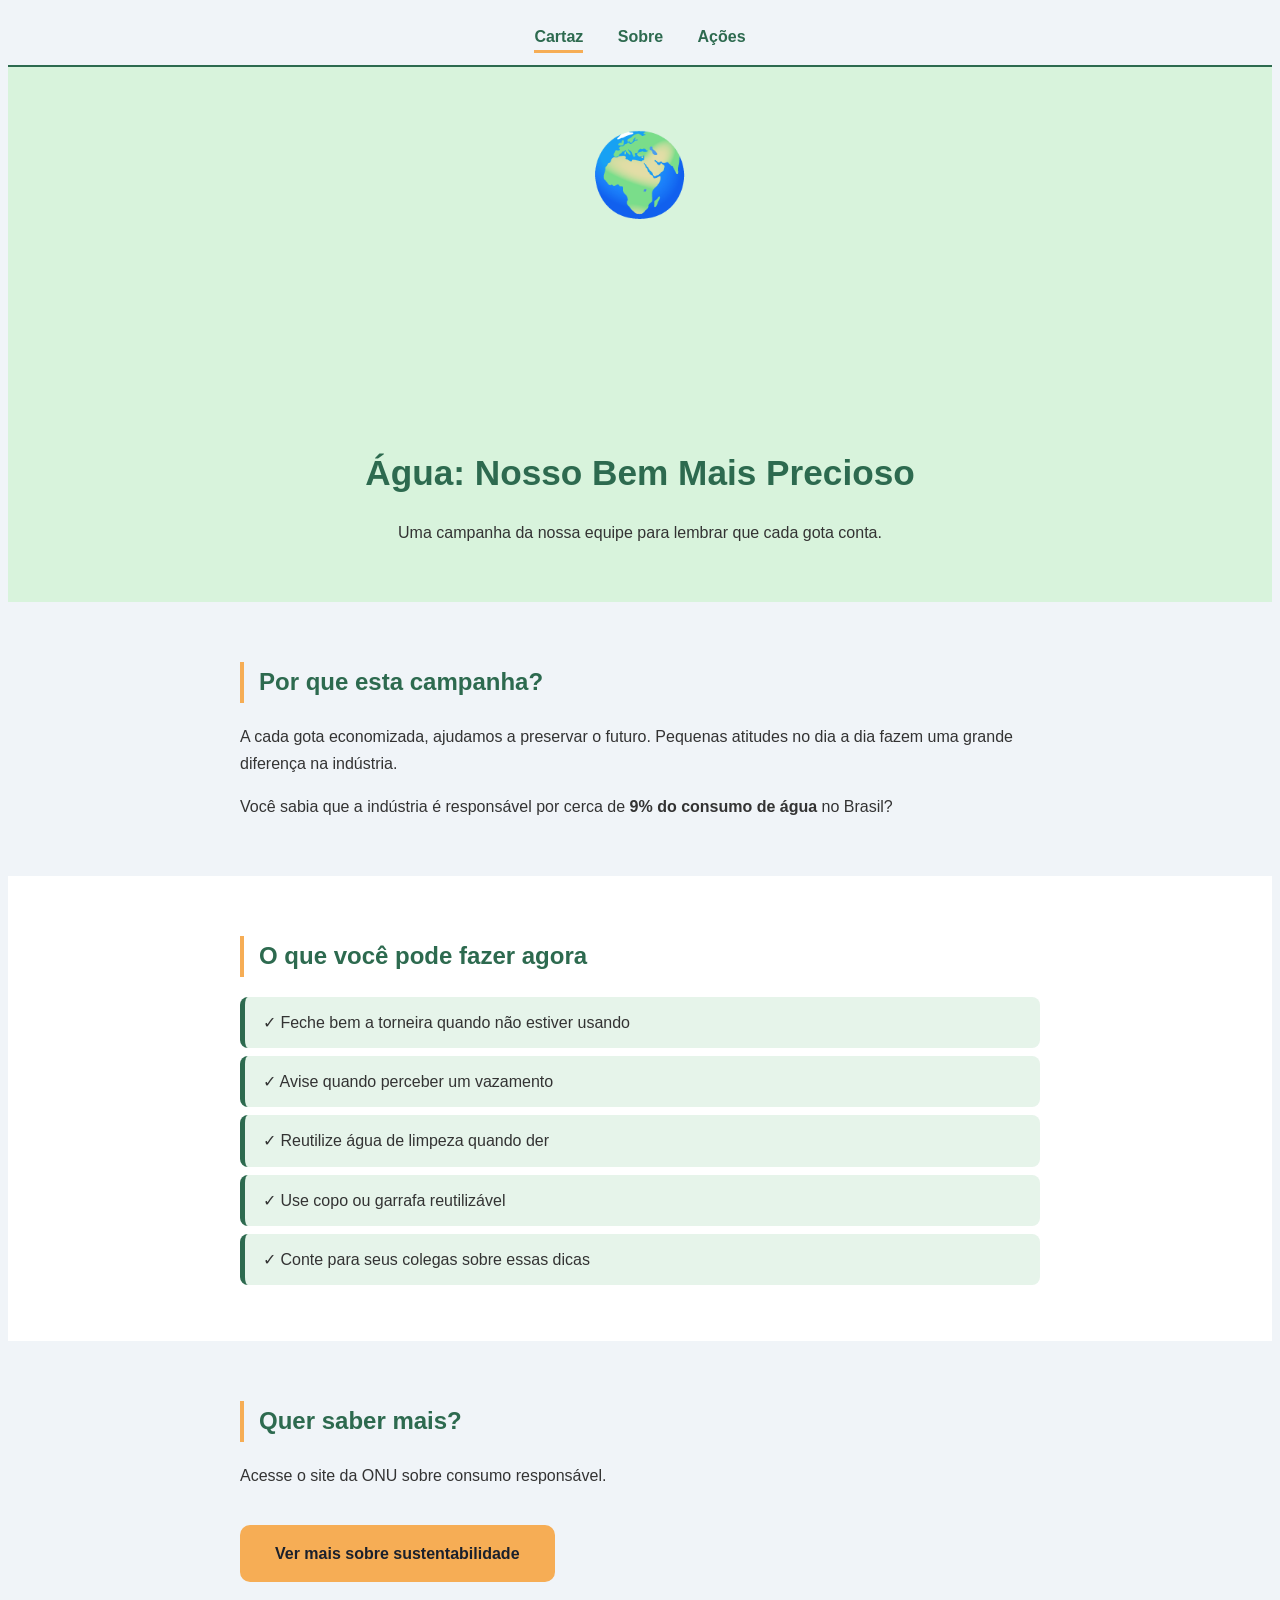
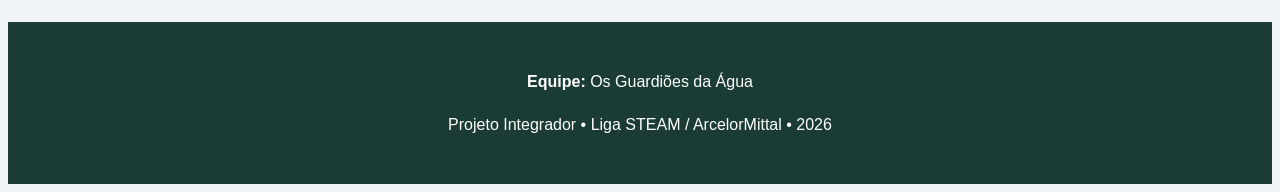
<file: index.html>
<!DOCTYPE html>
<html lang="pt-br">
<head>
    <meta charset="UTF-8">
    <meta name="viewport" content="width=device-width, initial-scale=1.0">
    <title>Água: Nosso Bem Mais Precioso | Campanha de Sustentabilidade</title>
    <link rel="stylesheet" href="style.css">
</head>
<body>

    <nav class="menu-navegacao">
        <a href="index.html" class="ativo">Cartaz</a>
        <a href="sobre.html">Sobre</a>
        <a href="acoes.html">Ações</a>
    </nav>

    <header>
        <div class="emoji-grande" role="img" aria-label="Globo Terrestre">🌍</div>
        <h1>Água: Nosso Bem Mais Precioso</h1>
        <p class="subtitulo">Uma campanha da nossa equipe para lembrar que cada gota conta.</p>
    </header>

    <main>
        <section>
            <h2>Por que esta campanha?</h2>
            <p>A cada gota economizada, ajudamos a preservar o futuro. Pequenas atitudes no dia a dia fazem uma grande diferença na indústria.</p>
            <p>Você sabia que a indústria é responsável por cerca de <strong>9% do consumo de água</strong> no Brasil?</p>
        </section>

        <section class="secao-cinza">
            <div class="container-central">
                <h2>O que você pode fazer agora</h2>
                <ul>
                    <li>✓ Feche bem a torneira quando não estiver usando</li>
                    <li>✓ Avise quando perceber um vazamento</li>
                    <li>✓ Reutilize água de limpeza quando der</li>
                    <li>✓ Use copo ou garrafa reutilizável</li>
                    <li>✓ Conte para seus colegas sobre essas dicas</li>
                </ul>
            </div>
        </section>

        <section class="destaque">
            <h2>Quer saber mais?</h2>
            <p>Acesse o site da ONU sobre consumo responsável.</p>
            <a href="https://brasil.un.org/pt-br/sdgs/12" class="botao" target="_blank" rel="noopener">Ver mais sobre sustentabilidade</a>
        </section>
    </main>
    </main>

    <footer>
        <p><strong>Equipe:</strong> Os Guardiões da Água</p>
        <p>Projeto Integrador • Liga STEAM / ArcelorMittal • 2026</p>
    </footer>
</body>
</html>
</file>
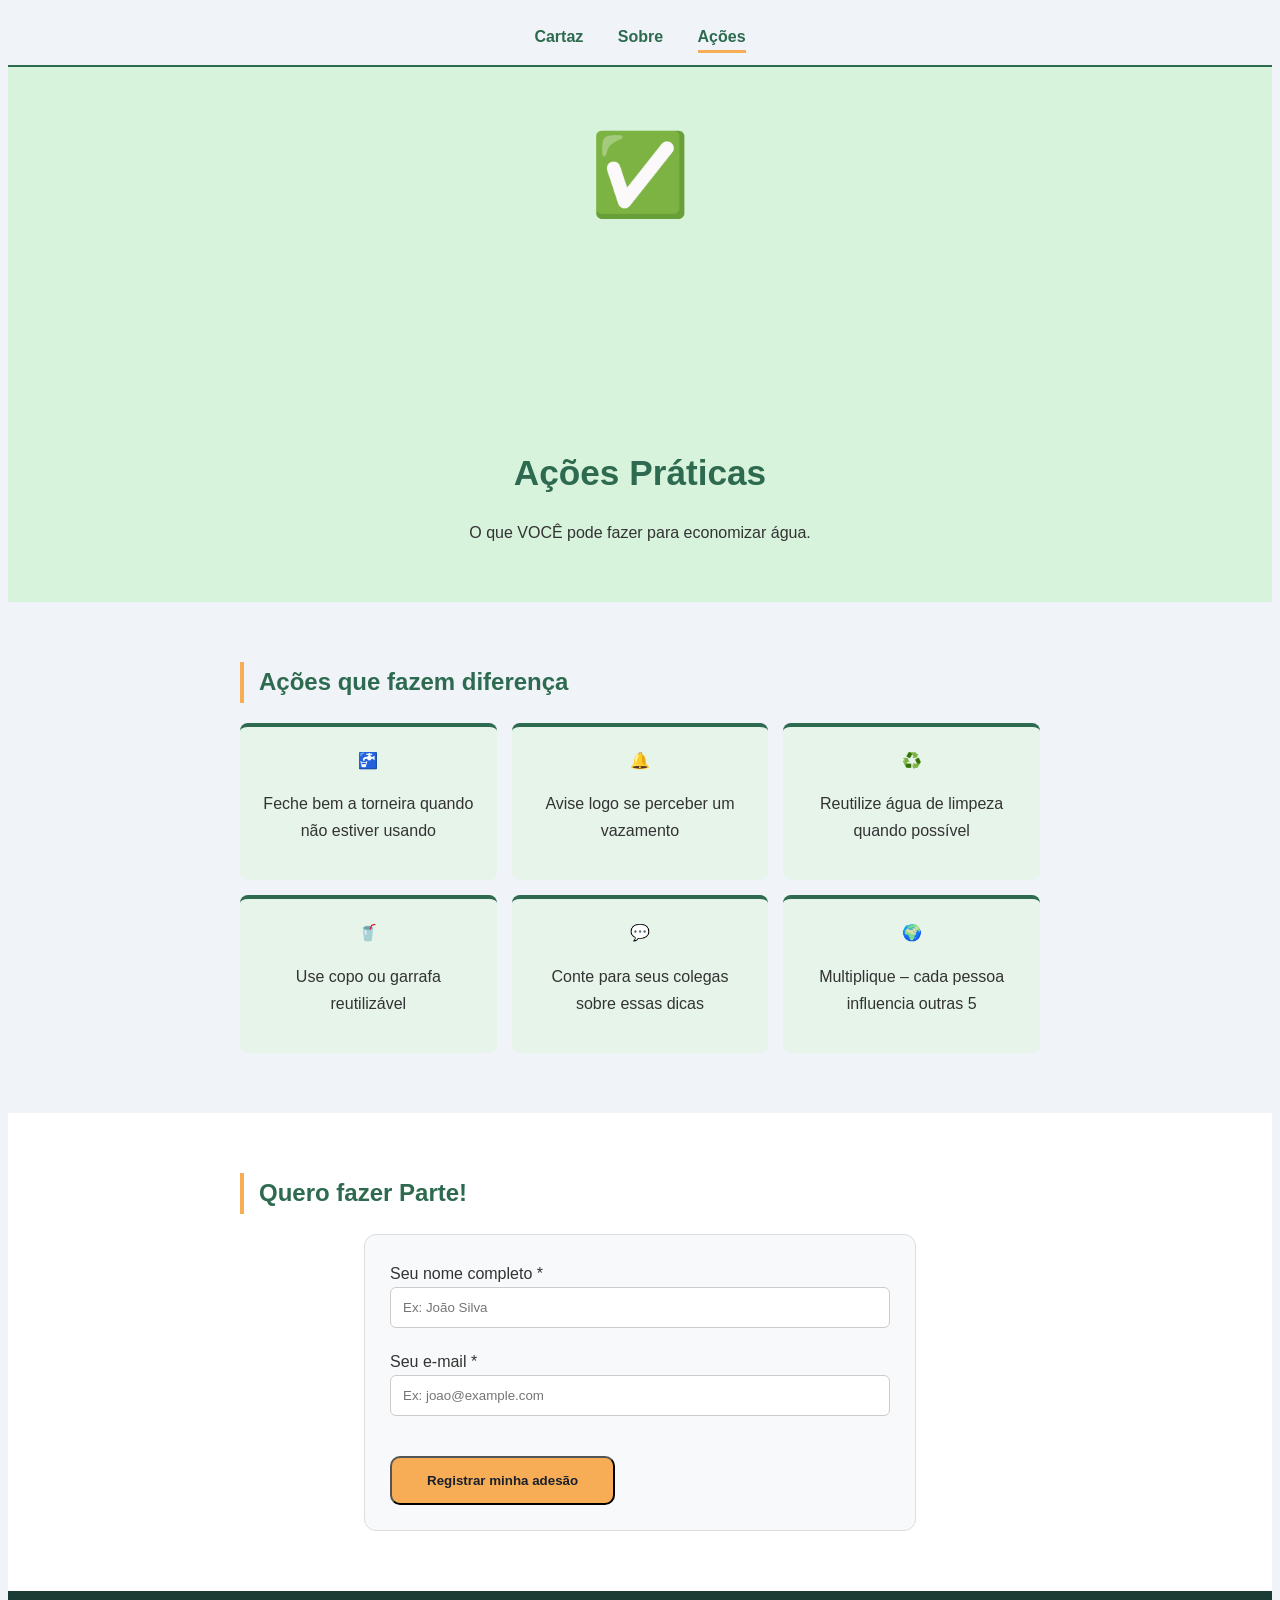
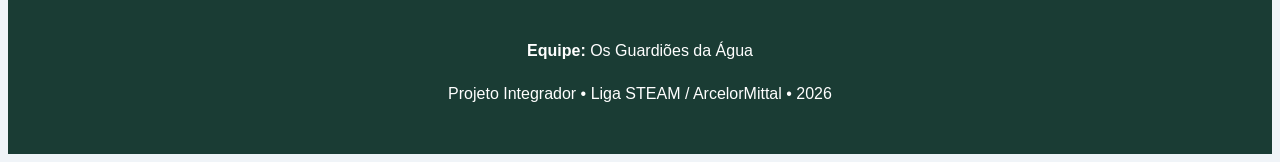
<file: acoes.html>
<!DOCTYPE html>
<html lang="pt-br">
<head>
    <meta charset="UTF-8">
    <meta name="viewport" content="width=device-width, initial-scale=1.0">
    <title>Ações Práticas | O que você pode fazer</title>
    <link rel="stylesheet" href="style.css">
     <script src="script.js" defer></script>
</head>
<body>
      <nav class="menu-navegacao">
        <a href="index.html">Cartaz</a>
        <a href="sobre.html">Sobre</a>
        <a href="acoes.html"  class="ativo">Ações</a>
    </nav>
 
   <header>
        <div class="emoji-grande" role="img" aria-label="Checkmark">✅</div>
        <h1>Ações Práticas</h1>
        <p class="subtitulo">O que VOCÊ pode fazer para economizar água.</p>
    </header>
 
    <main>
        <section>
            <h2>Ações que fazem diferença</h2>
            <div class="lista-acoes" id="container-acoes">
            </div>
        </section>
 
        <section class="secao-cinza">
            <div class="container-central">
                <h2> Quero fazer Parte!</h2>
                <form class="formulario" id="formulario-adesao" novalidate>
                    <label for="nome">Seu nome completo *</label>
                    <input type="text" id="nome" name="nome" required placeholder="Ex: João Silva">
 
                    <label for="email">Seu e-mail *</label>
                    <input type="email" id="email" name="email" required placeholder="Ex: joao@example.com">
 
                    <button class="botao" type="submit">Registrar minha adesão</button>
                    <div class="mensagem-retorno" id="mensagem-retorno"></div>
                </form>
            </div>
        </section>
    </main>
 
        <footer>
            <p><strong>Equipe:</strong> Os Guardiões da Água</p>
            <p>Projeto Integrador • Liga STEAM / ArcelorMittal • 2026</p>
        </footer>
 
</body>
</html>
</file>
<file: style.css>
body{
    font-family: 'Segoe UI', Arial, sans-serif;
    color: #333333;
    background-color: #f0f4f8;
    line-height: 1.7;
}

.menu-navegacao{
    background: #f0f4f8;
    padding: 15px;
    text-align: center;
    border-bottom: 2px solid #2d6a4f;
    position: sticky;
    top: 0;
    z-index: 1000;
}

.menu-navegacao a {
    margin: 0 15px;
    color: #2d6a4f;
    text-decoration: none;
    font-weight: bold;
    padding-bottom: 5px;
    transition: 0.3s;
}

.menu-navegacao a:hover, .menu-navegacao a.ativo{
    border-bottom: 3px solid #f6ad55;
}

header{
    background-color: #d8f3dc;
    text-align: center;
    padding: 40px 20px;
}
.emoji-grande{
    font-size: 80px;
    margin-bottom: 200px;
}
h1{
    color: #2d6a4f;
     font-size: 2.2rem;
     margin: 0 0 10px;
}
section{
    padding: 40px 20px;
    max-width: 800px;
    margin: 0 auto;
}

 
.secao-cinza{
    background-color: #ffffff;
     max-width: 100%;
}
 
.container-central{
   max-width: 800px;
   margin: 0 auto;
}

h2{
    color: #2d6a4f;
    border-left: 4px solid #f6ad55;
    padding-left: 15px;
}

ul{
    list-style: none;
    padding: 0;
}

li {
    background-color: #e6f4ea;
    padding: 12px 18px;
    margin-bottom: 8px;
    border-radius: 8px;
    border-left: 5px solid #2d6a4f;
}

.lista-acoes{
    display: grid;
    grid-template-columns: repeat(auto-fit, minmax(250px, 1fr));
    gap: 15px;
    margin: 20px 0;
}
.acao-item {
  background-color: #e6f4ea;
  padding: 20px;
  border-radius: 8px;
  border-top: 4px solid #2d6a4f;
  text-align: center;
}

.acao-item:hover {
  transform: translateY(-5px);
}

.formulario {
  max-width: 500px;
  margin: 20px auto;
  padding: 25px;
  background-color: #f8f9fa;
  border: 1px solid #ddd;
  border-radius: 12px;
}

.formulario input {
    width: 100%;
    padding: 12px;
    margin-bottom: 20px;
    border: 1px solid #ccc;
    border-radius: 6px;
    box-sizing: border-box;
}

.botao{
    display: inline-block;
    background-color: #f6ad55;
    color: #1a202c;
    padding: 15px 35px;
    border-radius: 10px;
    text-decoration: none;
    font-weight: bold;
    margin-top: 20px;
    cursor: pointer;
}
footer{
    background-color: #1a3c34;
    color: white;
    text-align: center;
    padding: 30px;
}
</file>
